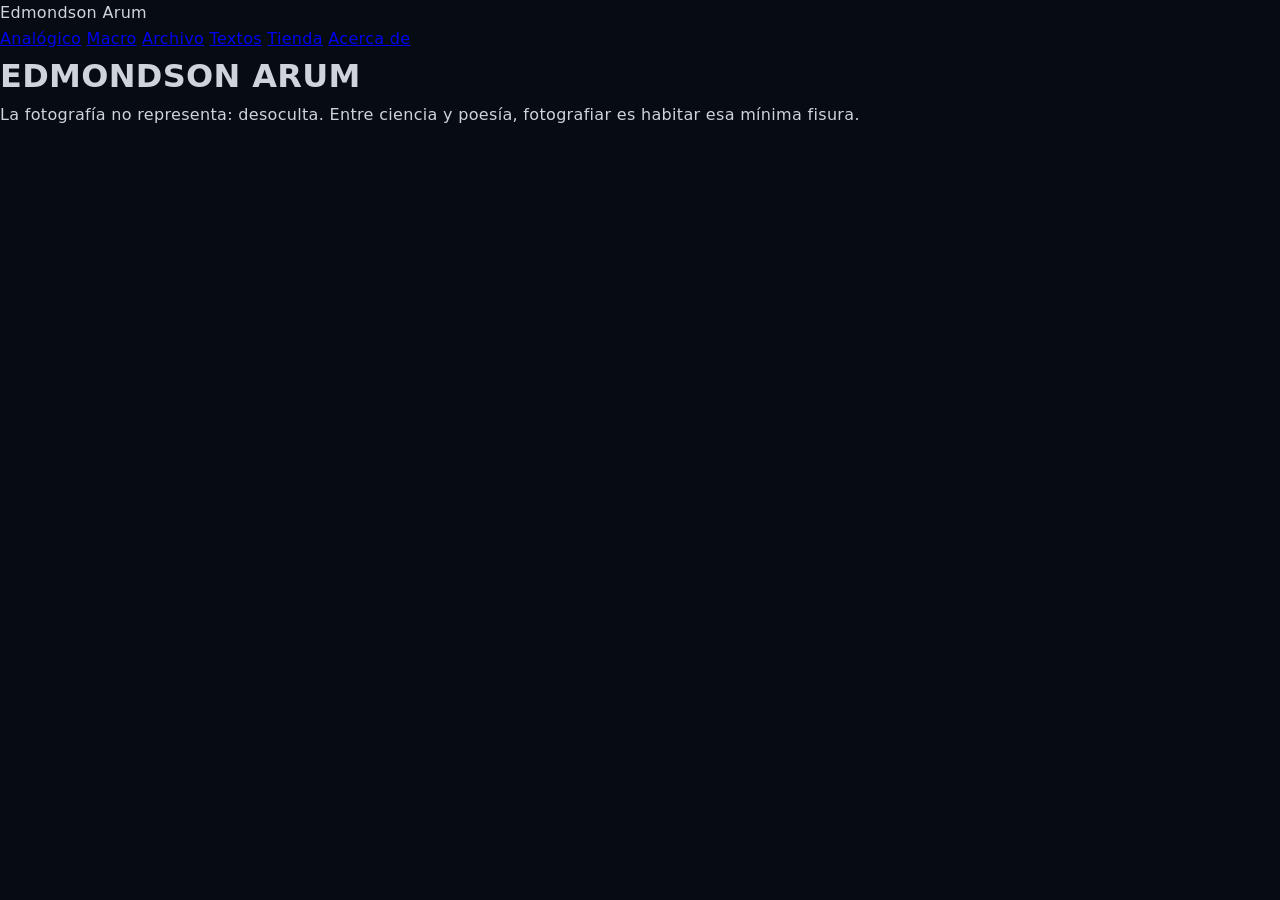
<file: index.html>
<!DOCTYPE html>
<html lang="es">
<head>
  <meta charset="UTF-8">
  <title>Edmondson Arum — Fotografía</title>
  <meta name="viewport" content="width=device-width, initial-scale=1">
  <link rel="stylesheet" href="style.css">
</head>

<body class="home">

<header>
  <div class="logo">Edmondson Arum</div>
  <nav>
  <a href="analogico.html">Analógico</a>
  <a href="macro.html">Macro</a>
  <a href="archivo.html">Archivo</a>
  <a href="textos.html">Textos</a>
  <a href="tienda.html">Tienda</a>
  <a href="acerca.html">Acerca de</a>
</nav>
</header>

<main>
  <h1>EDMONDSON ARUM</h1>
  <p>
    La fotografía no representa: desoculta.
    Entre ciencia y poesía, fotografiar es habitar esa mínima fisura.
  </p>
</main>

</body>
</html>
</file>
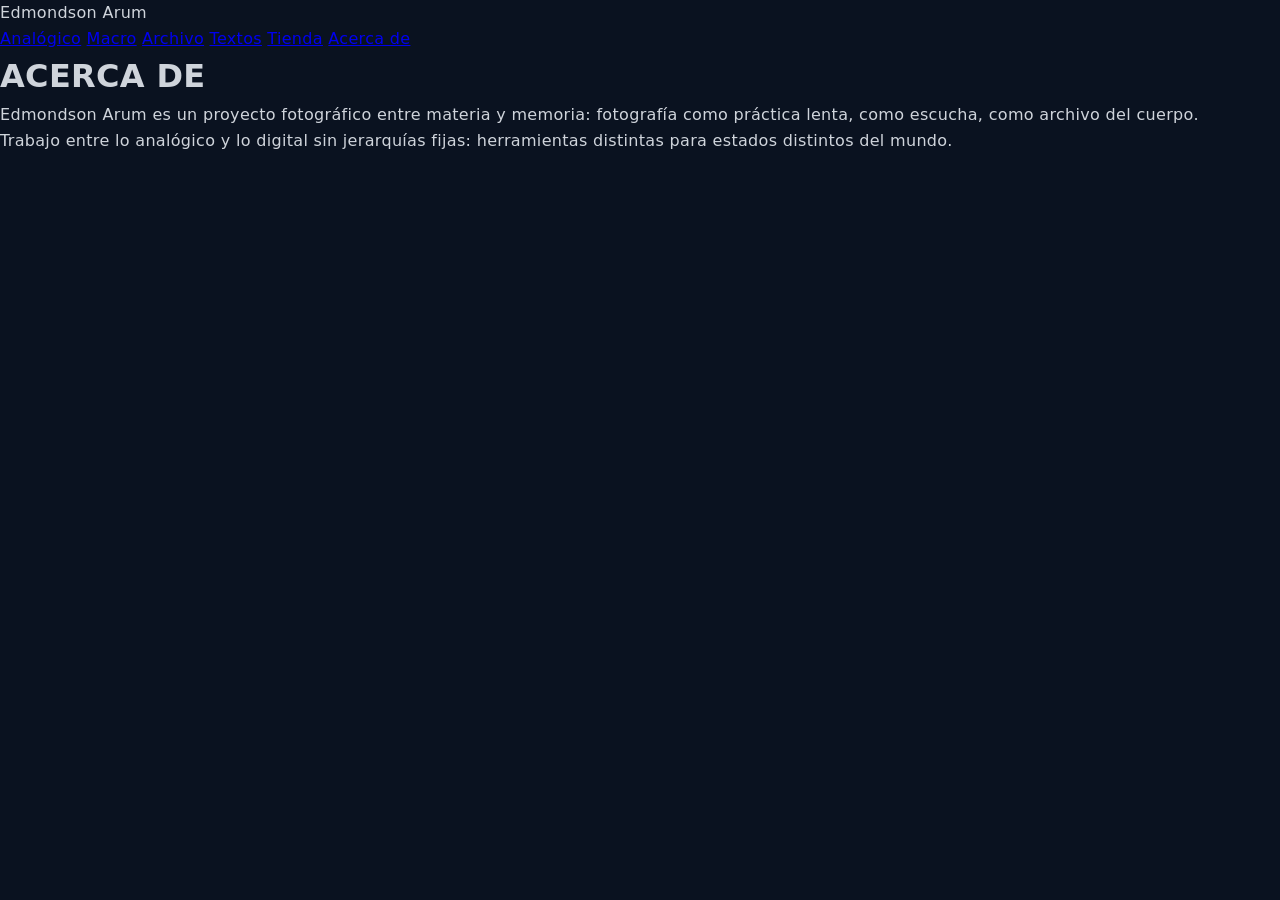
<file: about.html>
<!DOCTYPE html>
<html lang="es">
<head>
  <meta charset="UTF-8">
  <title>Edmondson Arum — Acerca de</title>
  <meta name="viewport" content="width=device-width, initial-scale=1">
  <link rel="stylesheet" href="style.css">
</head>

<body class="acerca">

<header>
  <div class="logo">Edmondson Arum</div>
  <nav>
    <a href="analog.html">Analógico</a>
    <a href="macro.html">Macro</a>
    <a href="archive.html">Archivo</a>
    <a href="texts.html">Textos</a>
    <a href="shop.html">Tienda</a>
    <a href="about.html">Acerca de</a>
  </nav>
</header>

<main>
  <h1>ACERCA DE</h1>

  <p>
    Edmondson Arum es un proyecto fotográfico entre materia y memoria:
    fotografía como práctica lenta, como escucha, como archivo del cuerpo.
  </p>

  <p>
    Trabajo entre lo analógico y lo digital sin jerarquías fijas:
    herramientas distintas para estados distintos del mundo.
  </p>
</main>

</body>
</html>
</file>
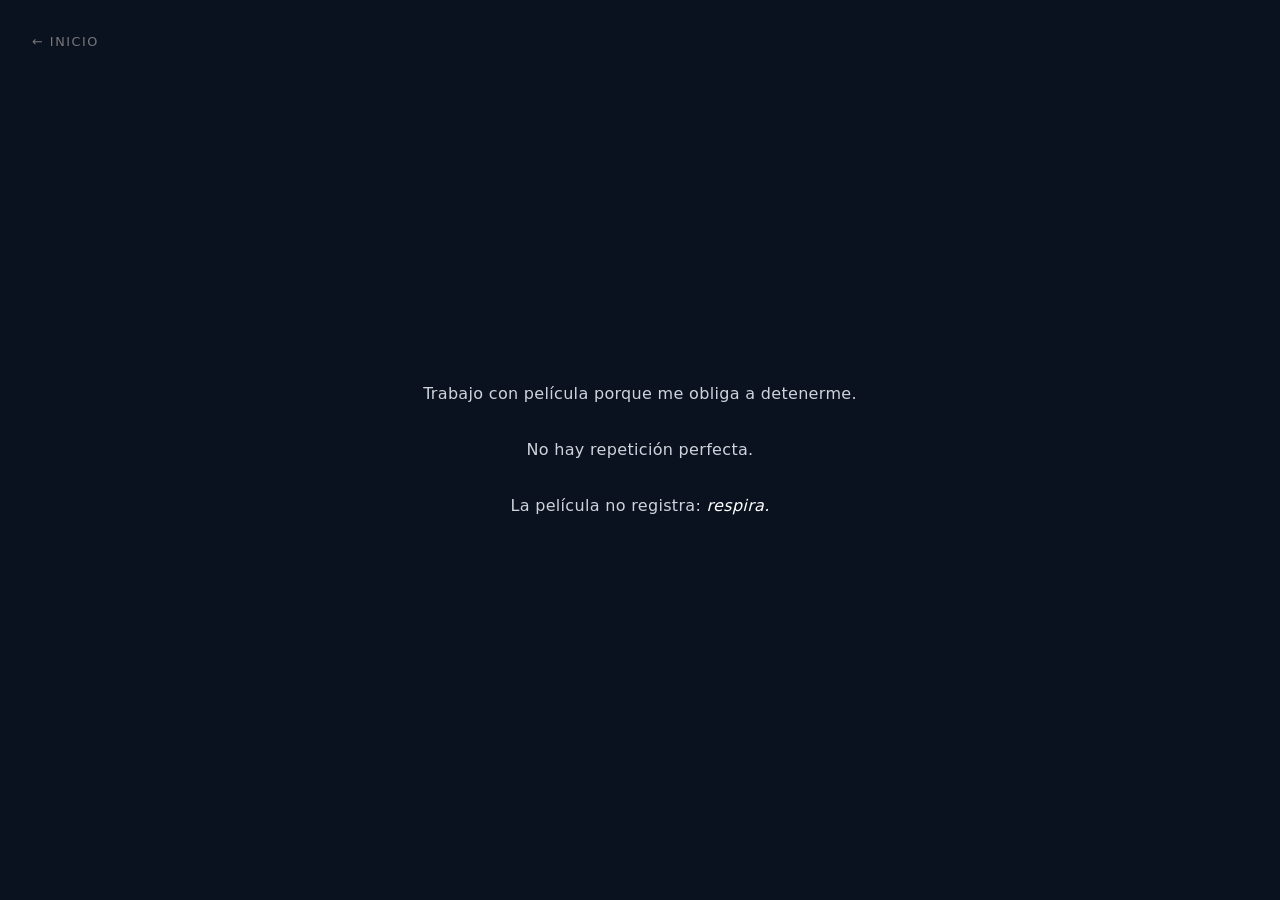
<file: analog.html>
<!DOCTYPE html>
<html lang="es">
<head>
  <meta charset="UTF-8">
  <title>Edmondson Arum — Analógico</title>
  <meta name="viewport" content="width=device-width, initial-scale=1">
  <link rel="stylesheet" href="style.css">
</head>

<body class="analogico">

<a href="index.html" class="back">← Inicio</a>

<div class="statement">
  <p>Trabajo con película porque me obliga a detenerme.</p>
  <p>No hay repetición perfecta.</p>
  <p>La película no registra: <em>respira.</em></p>
</div>

</body>
</html>
</file>
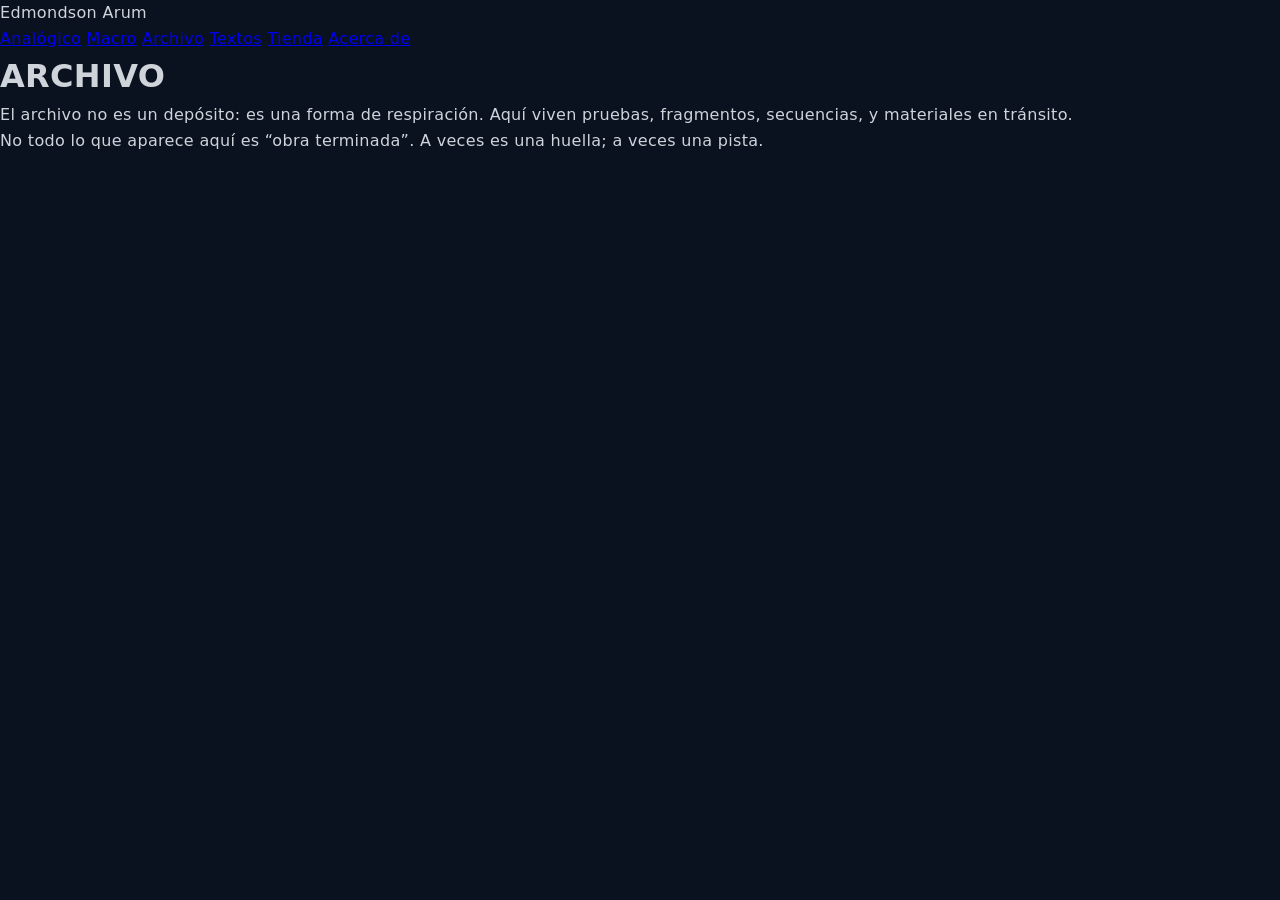
<file: archive.html>
<!DOCTYPE html>
<html lang="es">
<head>
  <meta charset="UTF-8">
  <title>Edmondson Arum — Archivo</title>
  <meta name="viewport" content="width=device-width, initial-scale=1">
  <link rel="stylesheet" href="style.css">
</head>

<body class="archivo">

<header>
  <div class="logo">Edmondson Arum</div>
  <nav>
   <a href="analogico.html">Analógico</a>
    <a href="macro.html">Macro</a>
    <a href="archivo.html">Archivo</a>
    <a href="textos.html">Textos</a>
    <a href="tienda.html">Tienda</a>
    <a href="acerca.html">Acerca de</a>
  </nav>
</header>

<main>
  <h1>ARCHIVO</h1>

  <p>
    El archivo no es un depósito: es una forma de respiración.
    Aquí viven pruebas, fragmentos, secuencias, y materiales en tránsito.
  </p>

  <p>
    No todo lo que aparece aquí es “obra terminada”.
    A veces es una huella; a veces una pista.
  </p>
</main>

</body>
</html>
</file>
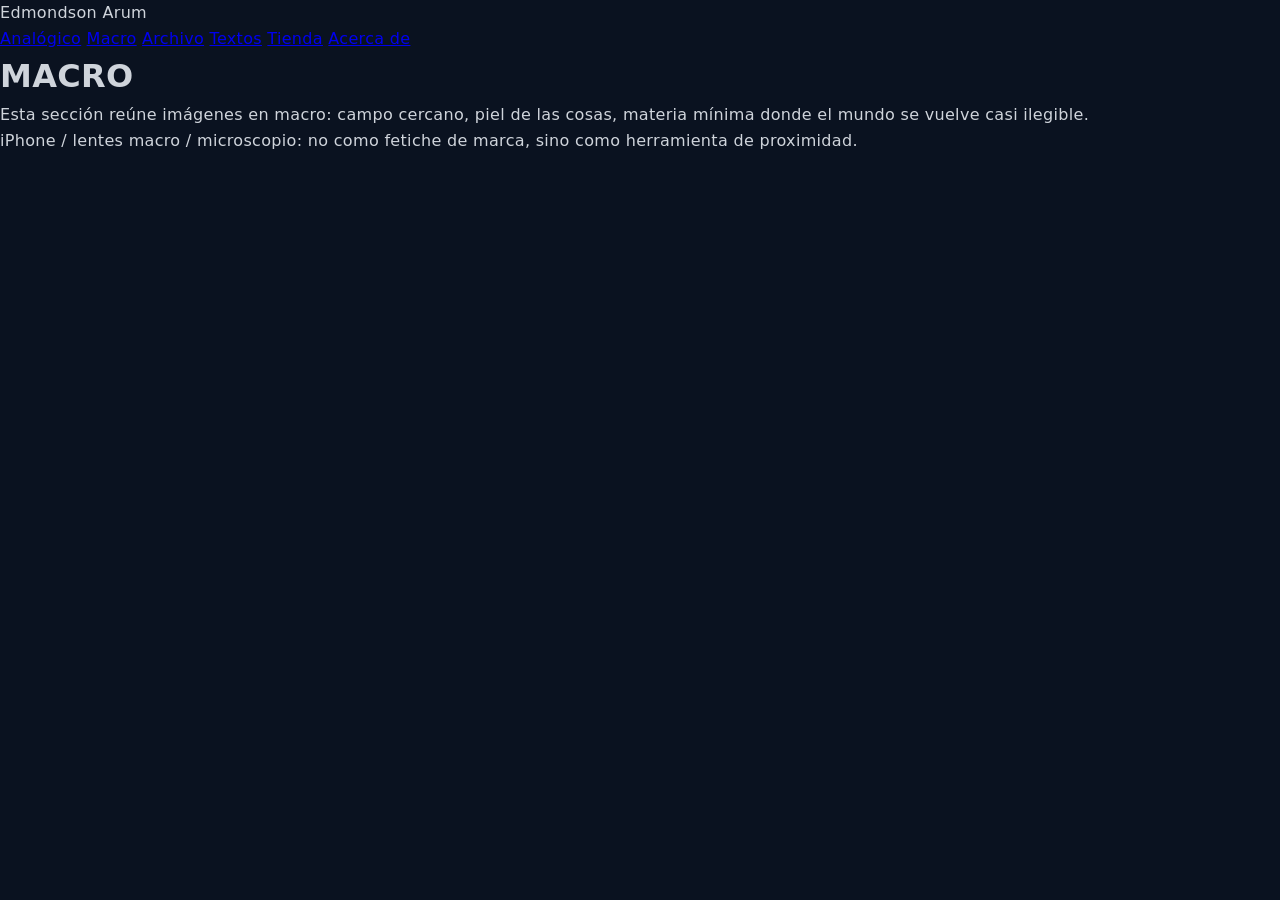
<file: macro.html>
<!DOCTYPE html>
<html lang="es">
<head>
  <meta charset="UTF-8">
  <title>Edmondson Arum — Macro</title>
  <meta name="viewport" content="width=device-width, initial-scale=1">
  <link rel="stylesheet" href="style.css">
</head>

<body class="macro">

<header>
  <div class="logo">Edmondson Arum</div>
  <nav>
  <a href="analogico.html">Analógico</a>
  <a href="macro.html">Macro</a>
  <a href="archivo.html">Archivo</a>
  <a href="textos.html">Textos</a>
  <a href="tienda.html">Tienda</a>
  <a href="acerca.html">Acerca de</a>
</nav>
</header>

<main>
  <h1>MACRO</h1>

  <p>
    Esta sección reúne imágenes en macro: campo cercano, piel de las cosas,
    materia mínima donde el mundo se vuelve casi ilegible.
  </p>

  <p>
    iPhone / lentes macro / microscopio: no como fetiche de marca,
    sino como herramienta de proximidad.
  </p>
</main>

</body>
</html>
</file>
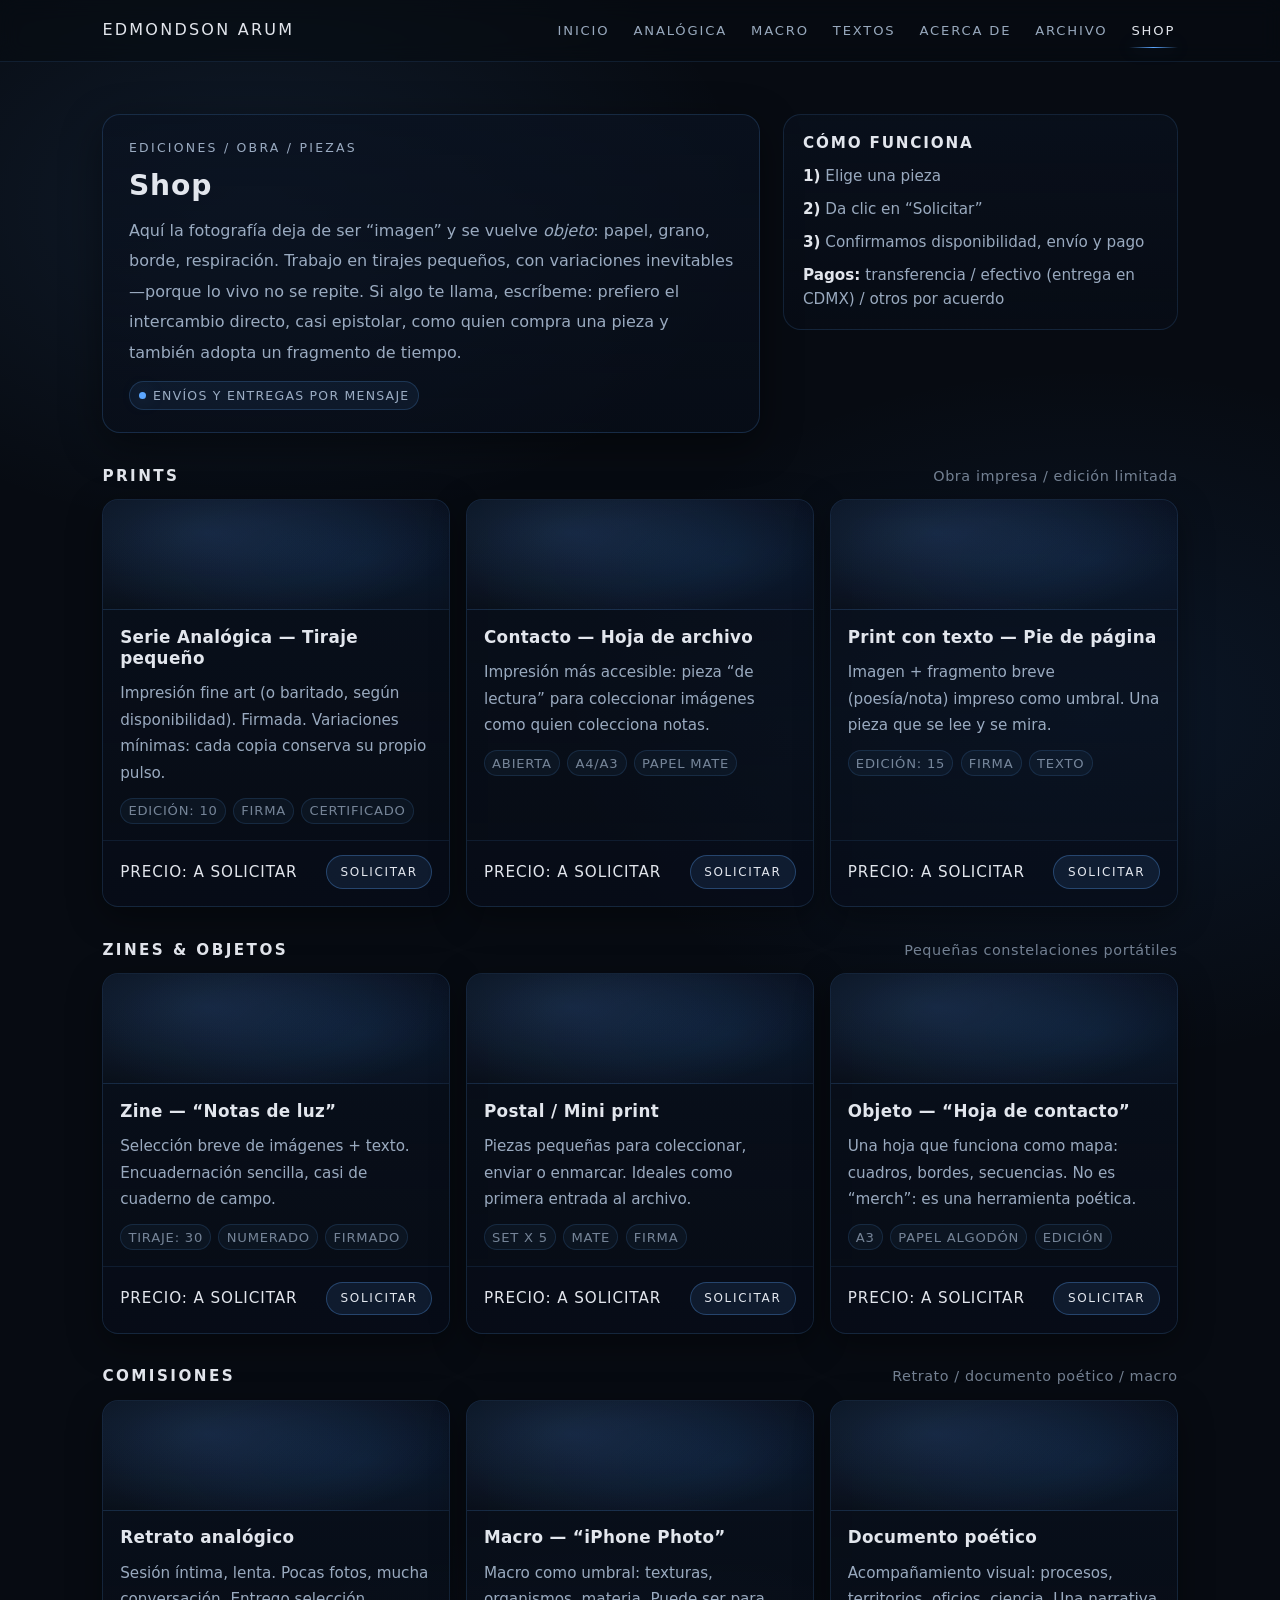
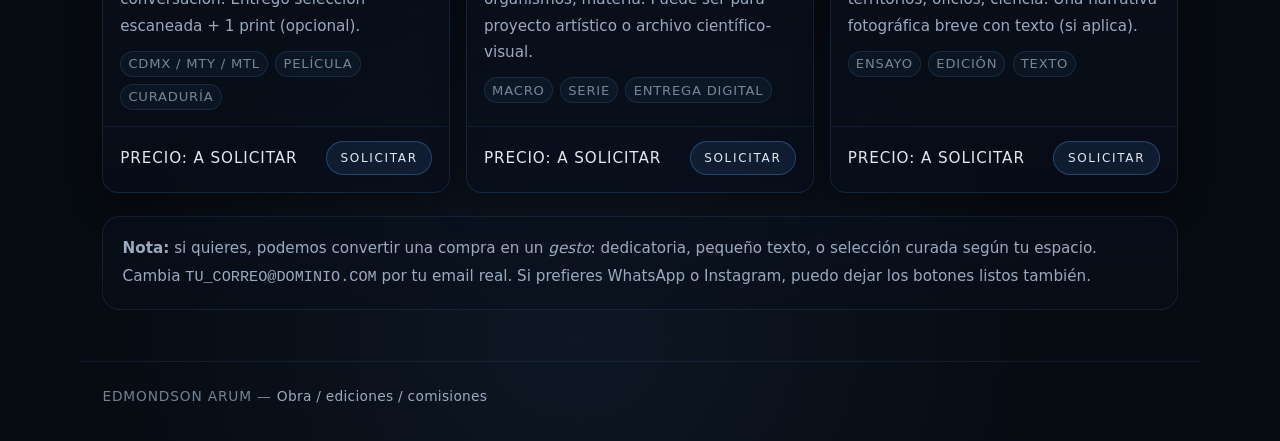
<file: shop.html>
<!DOCTYPE html>
<html lang="es">
<head>
  <meta charset="UTF-8" />
  <title>Edmondson Arum — Shop</title>
  <meta name="viewport" content="width=device-width, initial-scale=1" />

  <style>
    :root{
      /* Base (negro-azulado) */
      --bg: #070b12;
      --panel: rgba(10, 18, 32, 0.72);
      --panel2: rgba(8, 14, 26, 0.55);
      --border: rgba(92, 167, 255, 0.18);

      /* Texto */
      --text: rgba(245, 248, 255, 0.92);
      --muted: rgba(195, 214, 238, 0.78);
      --dim: rgba(195, 214, 238, 0.58);

      /* Azules (acento) */
      --accent: #5ca7ff;
      --accent2: #2f7de1;
      --glow: rgba(92, 167, 255, 0.35);

      /* Layout */
      --max: 1120px;
      --radius: 18px;
    }

    * { box-sizing: border-box; }

    body{
      margin:0;
      min-height:100vh;
      font-family: system-ui, -apple-system, BlinkMacSystemFont, "Segoe UI", sans-serif;
      background:
        radial-gradient(900px 600px at 20% 10%, rgba(92,167,255,0.10), transparent 55%),
        radial-gradient(900px 600px at 85% 35%, rgba(47,125,225,0.10), transparent 58%),
        radial-gradient(800px 700px at 45% 95%, rgba(92,167,255,0.08), transparent 60%),
        var(--bg);
      color: var(--text);
    }

    /* Header */
    header{
      position: sticky;
      top: 0;
      z-index: 20;
      backdrop-filter: blur(10px);
      background: rgba(7, 11, 18, 0.55);
      border-bottom: 1px solid rgba(92,167,255,0.12);
    }

    .header-inner{
      max-width: var(--max);
      margin: 0 auto;
      padding: 1.1rem 1.4rem;
      display:flex;
      align-items: baseline;
      justify-content: space-between;
      gap: 1rem;
    }

    .logo{
      font-size: 1rem;
      letter-spacing: 0.14em;
      text-transform: uppercase;
      color: var(--text);
      text-decoration: none;
      white-space: nowrap;
    }

    nav{
      display:flex;
      flex-wrap: wrap;
      justify-content:flex-end;
      gap: 0.9rem 1.2rem;
    }

    nav a{
      text-decoration: none;
      font-size: 0.82rem;
      letter-spacing: 0.14em;
      text-transform: uppercase;
      color: var(--muted);
      padding: 0.35rem 0.15rem;
      position: relative;
      transition: color .2s ease;
    }

    nav a:hover{ color: var(--text); }

    nav a.active{
      color: var(--text);
    }
    nav a.active::after{
      content:"";
      position:absolute;
      left:0;
      right:0;
      bottom:-0.25rem;
      height:1px;
      background: linear-gradient(90deg, transparent, var(--accent), transparent);
      box-shadow: 0 0 18px var(--glow);
    }

    /* Page */
    main{
      max-width: var(--max);
      margin: 0 auto;
      padding: 2.4rem 1.4rem 3.2rem;
    }

    .hero{
      display:grid;
      grid-template-columns: 1.25fr 0.75fr;
      gap: 1.4rem;
      align-items: start;
      margin-top: 0.8rem;
    }

    .hero-card{
      background: linear-gradient(180deg, rgba(10,18,32,0.78), rgba(8,14,26,0.58));
      border: 1px solid var(--border);
      border-radius: var(--radius);
      padding: 1.6rem 1.6rem 1.4rem;
      box-shadow: 0 12px 40px rgba(0,0,0,0.45);
    }

    .kicker{
      font-size: 0.78rem;
      letter-spacing: 0.18em;
      text-transform: uppercase;
      color: var(--muted);
      margin: 0 0 0.8rem;
    }

    h1{
      margin: 0 0 0.8rem;
      font-size: clamp(1.4rem, 2.2vw, 2.05rem);
      letter-spacing: 0.03em;
      line-height: 1.25;
      font-weight: 560;
    }

    .intro{
      margin: 0;
      color: var(--muted);
      line-height: 1.9;
      font-size: 1rem;
      max-width: 72ch;
    }

    .aside{
      background: linear-gradient(180deg, rgba(10,18,32,0.62), rgba(8,14,26,0.42));
      border: 1px solid rgba(92,167,255,0.14);
      border-radius: var(--radius);
      padding: 1.2rem 1.2rem 1.1rem;
    }

    .aside h2{
      margin: 0 0 0.75rem;
      font-size: 0.95rem;
      letter-spacing: 0.12em;
      text-transform: uppercase;
      color: var(--text);
      font-weight: 560;
    }

    .meta{
      display:grid;
      gap: 0.55rem;
      color: var(--muted);
      font-size: 0.95rem;
      line-height: 1.6;
    }

    .meta b{
      color: var(--text);
      font-weight: 600;
    }

    .badge{
      display:inline-flex;
      align-items:center;
      gap: .45rem;
      padding: .38rem .55rem;
      border-radius: 999px;
      border: 1px solid rgba(92,167,255,0.20);
      background: rgba(92,167,255,0.07);
      color: var(--muted);
      font-size: 0.78rem;
      letter-spacing: 0.10em;
      text-transform: uppercase;
      width: fit-content;
      margin-top: 0.8rem;
    }

    .dot{
      width: 7px; height: 7px;
      border-radius: 50%;
      background: var(--accent);
      box-shadow: 0 0 18px var(--glow);
      display:inline-block;
    }

    /* Sections */
    .section{
      margin-top: 2.1rem;
    }

    .section-title{
      display:flex;
      align-items: baseline;
      justify-content: space-between;
      gap: 1rem;
      margin: 0 0 0.9rem;
    }

    .section-title h3{
      margin:0;
      font-size: 0.95rem;
      letter-spacing: 0.16em;
      text-transform: uppercase;
      color: var(--text);
      font-weight: 600;
    }

    .section-title p{
      margin:0;
      font-size: 0.9rem;
      color: var(--dim);
      letter-spacing: 0.04em;
    }

    .grid{
      display:grid;
      grid-template-columns: repeat(3, 1fr);
      gap: 1rem;
    }

    .card{
      background: linear-gradient(180deg, rgba(10,18,32,0.68), rgba(8,14,26,0.46));
      border: 1px solid rgba(92,167,255,0.15);
      border-radius: 16px;
      overflow: hidden;
      box-shadow: 0 10px 34px rgba(0,0,0,0.38);
      transition: transform .18s ease, border-color .18s ease;
      display:flex;
      flex-direction: column;
      min-height: 250px;
    }

    .card:hover{
      transform: translateY(-2px);
      border-color: rgba(92,167,255,0.28);
    }

    .thumb{
      height: 110px;
      background:
        radial-gradient(420px 160px at 30% 30%, rgba(92,167,255,0.16), transparent 60%),
        radial-gradient(420px 160px at 75% 55%, rgba(47,125,225,0.12), transparent 62%),
        rgba(7, 11, 18, 0.35);
      border-bottom: 1px solid rgba(92,167,255,0.12);
    }

    .card-body{
      padding: 1.05rem 1.05rem 1.0rem;
      display:flex;
      flex-direction: column;
      gap: 0.7rem;
      flex: 1;
    }

    .card h4{
      margin:0;
      font-size: 1.05rem;
      letter-spacing: 0.02em;
      font-weight: 600;
      line-height: 1.25;
    }

    .desc{
      margin:0;
      color: var(--muted);
      font-size: 0.95rem;
      line-height: 1.75;
    }

    .specs{
      margin: 0;
      display:flex;
      flex-wrap: wrap;
      gap: 0.45rem;
      color: var(--dim);
      font-size: 0.82rem;
      letter-spacing: 0.06em;
      text-transform: uppercase;
    }

    .specs span{
      padding: 0.28rem 0.45rem;
      border-radius: 999px;
      border: 1px solid rgba(92,167,255,0.14);
      background: rgba(92,167,255,0.05);
    }

    .card-footer{
      padding: 0.9rem 1.05rem 1.1rem;
      display:flex;
      align-items:center;
      justify-content: space-between;
      gap: 0.75rem;
      border-top: 1px solid rgba(92,167,255,0.10);
      background: rgba(8, 14, 26, 0.35);
    }

    .price{
      font-size: 0.95rem;
      color: var(--text);
      letter-spacing: 0.06em;
      text-transform: uppercase;
      white-space: nowrap;
    }

    .btn{
      display:inline-flex;
      align-items:center;
      justify-content:center;
      gap: .45rem;
      text-decoration:none;
      padding: 0.55rem 0.85rem;
      border-radius: 999px;
      border: 1px solid rgba(92,167,255,0.30);
      color: var(--text);
      background: rgba(92,167,255,0.10);
      letter-spacing: 0.14em;
      text-transform: uppercase;
      font-size: 0.75rem;
      transition: transform .15s ease, background .15s ease, border-color .15s ease;
      white-space: nowrap;
    }

    .btn:hover{
      transform: translateY(-1px);
      background: rgba(92,167,255,0.14);
      border-color: rgba(92,167,255,0.42);
    }

    .btn.secondary{
      background: transparent;
      border: 1px solid rgba(195,214,238,0.18);
      color: var(--muted);
    }

    .btn.secondary:hover{
      border-color: rgba(92,167,255,0.28);
      color: var(--text);
    }

    /* Note / policies */
    .note{
      margin-top: 1.4rem;
      background: linear-gradient(180deg, rgba(10,18,32,0.58), rgba(8,14,26,0.40));
      border: 1px solid rgba(92,167,255,0.12);
      border-radius: var(--radius);
      padding: 1.1rem 1.2rem;
      color: var(--muted);
      line-height: 1.85;
      font-size: 0.95rem;
    }

    .note a{ color: var(--text); }
    .note a:hover{ color: var(--accent); }

    footer{
      max-width: var(--max);
      margin: 0 auto;
      padding: 1.6rem 1.4rem 2.4rem;
      color: var(--dim);
      font-size: 0.86rem;
      letter-spacing: 0.06em;
      text-transform: uppercase;
      border-top: 1px solid rgba(92,167,255,0.10);
    }

    footer span{
      text-transform:none;
      letter-spacing: 0.02em;
      color: var(--muted);
    }

    /* Responsive */
    @media (max-width: 980px){
      .hero{ grid-template-columns: 1fr; }
      .grid{ grid-template-columns: repeat(2, 1fr); }
    }

    @media (max-width: 620px){
      .header-inner{ align-items: flex-start; }
      nav{ justify-content: flex-start; }
      .grid{ grid-template-columns: 1fr; }
      .card-footer{ flex-direction: column; align-items: flex-start; }
    }
  </style>
</head>

<body>
  <header>
    <div class="header-inner">
      <a class="logo" href="index.html">Edmondson Arum</a>
      <nav aria-label="Navegación principal">
        <a href="index.html">Inicio</a>
        <a href="analog.html">Analógica</a>
        <a href="macro.html">Macro</a>
        <a href="textos.html">Textos</a>
        <a href="acerca.html">Acerca de</a>
        <a href="archivo.html">Archivo</a>
        <a class="active" href="shop.html">Shop</a>
      </nav>
    </div>
  </header>

  <main>
    <section class="hero">
      <div class="hero-card">
        <p class="kicker">Ediciones / obra / piezas</p>
        <h1>Shop</h1>
        <p class="intro">
          Aquí la fotografía deja de ser “imagen” y se vuelve <em>objeto</em>: papel, grano, borde, respiración.
          Trabajo en tirajes pequeños, con variaciones inevitables—porque lo vivo no se repite.
          Si algo te llama, escríbeme: prefiero el intercambio directo, casi epistolar, como quien
          compra una pieza y también adopta un fragmento de tiempo.
        </p>
        <div class="badge"><span class="dot"></span> Envíos y entregas por mensaje</div>
      </div>

      <aside class="aside">
        <h2>Cómo funciona</h2>
        <div class="meta">
          <div><b>1)</b> Elige una pieza</div>
          <div><b>2)</b> Da clic en “Solicitar”</div>
          <div><b>3)</b> Confirmamos disponibilidad, envío y pago</div>
          <div><b>Pagos:</b> transferencia / efectivo (entrega en CDMX) / otros por acuerdo</div>
        </div>
      </aside>
    </section>

    <!-- PRINTS -->
    <section class="section" id="prints">
      <div class="section-title">
        <h3>Prints</h3>
        <p>Obra impresa / edición limitada</p>
      </div>

      <div class="grid">
        <article class="card">
          <div class="thumb" aria-hidden="true"></div>
          <div class="card-body">
            <h4>Serie Analógica — Tiraje pequeño</h4>
            <p class="desc">
              Impresión fine art (o baritado, según disponibilidad). Firmada.
              Variaciones mínimas: cada copia conserva su propio pulso.
            </p>
            <p class="specs">
              <span>Edición: 10</span>
              <span>Firma</span>
              <span>Certificado</span>
            </p>
          </div>
          <div class="card-footer">
            <div class="price">Precio: a solicitar</div>
            <a class="btn" href="mailto:TU_CORREO@DOMINIO.COM?subject=Solicitud%20Print%20Serie%20Anal%C3%B3gica&body=Hola%2C%20quiero%20solicitar%20un%20print%20de%20la%20Serie%20Anal%C3%B3gica.%0A%0A-Tama%C3%B1o%20preferido%3A%0A-Ciudad%20para%20env%C3%ADo%2Fentrega%3A%0A-M%C3%A9todo%20de%20contacto%20alterno%20(WhatsApp%2FIG)%3A%0A%0AGracias.">
              Solicitar
            </a>
          </div>
        </article>

        <article class="card">
          <div class="thumb" aria-hidden="true"></div>
          <div class="card-body">
            <h4>Contacto — Hoja de archivo</h4>
            <p class="desc">
              Impresión más accesible: pieza “de lectura” para coleccionar imágenes como quien colecciona notas.
            </p>
            <p class="specs">
              <span>Abierta</span>
              <span>A4/A3</span>
              <span>Papel mate</span>
            </p>
          </div>
          <div class="card-footer">
            <div class="price">Precio: a solicitar</div>
            <a class="btn" href="mailto:TU_CORREO@DOMINIO.COM?subject=Solicitud%20Contacto%20-%20Hoja%20de%20archivo&body=Hola%2C%20quiero%20solicitar%20Contacto%20-%20Hoja%20de%20archivo.%0A%0A-Tama%C3%B1o%3A%20A4%20o%20A3%0A-Cantidad%3A%0A-Ciudad%20para%20env%C3%ADo%2Fentrega%3A%0A%0AGracias.">
              Solicitar
            </a>
          </div>
        </article>

        <article class="card">
          <div class="thumb" aria-hidden="true"></div>
          <div class="card-body">
            <h4>Print con texto — Pie de página</h4>
            <p class="desc">
              Imagen + fragmento breve (poesía/nota) impreso como umbral. Una pieza que se lee y se mira.
            </p>
            <p class="specs">
              <span>Edición: 15</span>
              <span>Firma</span>
              <span>Texto</span>
            </p>
          </div>
          <div class="card-footer">
            <div class="price">Precio: a solicitar</div>
            <a class="btn" href="mailto:TU_CORREO@DOMINIO.COM?subject=Solicitud%20Print%20con%20texto&body=Hola%2C%20quiero%20solicitar%20un%20Print%20con%20texto.%0A%0A-Serie%20o%20foto%20(si%20ya%20la%20viste%20en%20el%20sitio%2FIG)%3A%0A-Tama%C3%B1o%20preferido%3A%0A-Ciudad%20para%20env%C3%ADo%2Fentrega%3A%0A%0AGracias.">
              Solicitar
            </a>
          </div>
        </article>
      </div>
    </section>

    <!-- ZINES / OBJETOS -->
    <section class="section" id="zines">
      <div class="section-title">
        <h3>Zines & Objetos</h3>
        <p>Pequeñas constelaciones portátiles</p>
      </div>

      <div class="grid">
        <article class="card">
          <div class="thumb" aria-hidden="true"></div>
          <div class="card-body">
            <h4>Zine — “Notas de luz”</h4>
            <p class="desc">
              Selección breve de imágenes + texto. Encuadernación sencilla, casi de cuaderno de campo.
            </p>
            <p class="specs">
              <span>Tiraje: 30</span>
              <span>Numerado</span>
              <span>Firmado</span>
            </p>
          </div>
          <div class="card-footer">
            <div class="price">Precio: a solicitar</div>
            <a class="btn" href="mailto:TU_CORREO@DOMINIO.COM?subject=Solicitud%20Zine%20-%20Notas%20de%20luz&body=Hola%2C%20quiero%20solicitar%20el%20zine%20%E2%80%9CNotas%20de%20luz%E2%80%9D.%0A%0A-Cantidad%3A%0A-Ciudad%20para%20env%C3%ADo%2Fentrega%3A%0A%0AGracias.">
              Solicitar
            </a>
          </div>
        </article>

        <article class="card">
          <div class="thumb" aria-hidden="true"></div>
          <div class="card-body">
            <h4>Postal / Mini print</h4>
            <p class="desc">
              Piezas pequeñas para coleccionar, enviar o enmarcar. Ideales como primera entrada al archivo.
            </p>
            <p class="specs">
              <span>Set x 5</span>
              <span>Mate</span>
              <span>Firma</span>
            </p>
          </div>
          <div class="card-footer">
            <div class="price">Precio: a solicitar</div>
            <a class="btn" href="mailto:TU_CORREO@DOMINIO.COM?subject=Solicitud%20Set%20Postales&body=Hola%2C%20quiero%20solicitar%20un%20set%20de%20postales%20%2F%20mini%20prints.%0A%0A-Cantidad%20de%20sets%3A%0A-Ciudad%20para%20env%C3%ADo%2Fentrega%3A%0A%0AGracias.">
              Solicitar
            </a>
          </div>
        </article>

        <article class="card">
          <div class="thumb" aria-hidden="true"></div>
          <div class="card-body">
            <h4>Objeto — “Hoja de contacto”</h4>
            <p class="desc">
              Una hoja que funciona como mapa: cuadros, bordes, secuencias.
              No es “merch”: es una herramienta poética.
            </p>
            <p class="specs">
              <span>A3</span>
              <span>Papel algodón</span>
              <span>Edición</span>
            </p>
          </div>
          <div class="card-footer">
            <div class="price">Precio: a solicitar</div>
            <a class="btn" href="mailto:TU_CORREO@DOMINIO.COM?subject=Solicitud%20Objeto%20-%20Hoja%20de%20contacto&body=Hola%2C%20quiero%20solicitar%20el%20objeto%20%E2%80%9CHoja%20de%20contacto%E2%80%9D.%0A%0A-Ciudad%20para%20env%C3%ADo%2Fentrega%3A%0A%0AGracias.">
              Solicitar
            </a>
          </div>
        </article>
      </div>
    </section>

    <!-- COMISIONES -->
    <section class="section" id="comisiones">
      <div class="section-title">
        <h3>Comisiones</h3>
        <p>Retrato / documento poético / macro</p>
      </div>

      <div class="grid">
        <article class="card">
          <div class="thumb" aria-hidden="true"></div>
          <div class="card-body">
            <h4>Retrato analógico</h4>
            <p class="desc">
              Sesión íntima, lenta. Pocas fotos, mucha conversación.
              Entrego selección escaneada + 1 print (opcional).
            </p>
            <p class="specs">
              <span>CDMX / MTY / MTL</span>
              <span>Película</span>
              <span>Curaduría</span>
            </p>
          </div>
          <div class="card-footer">
            <div class="price">Precio: a solicitar</div>
            <a class="btn" href="mailto:TU_CORREO@DOMINIO.COM?subject=Comisi%C3%B3n%20-%20Retrato%20anal%C3%B3gico&body=Hola%2C%20me%20interesa%20una%20comisi%C3%B3n%20de%20retrato%20anal%C3%B3gico.%0A%0A-Ciudad%3A%0A-Fechas%20posibles%3A%0A-Idea%20o%20intenci%C3%B3n%20de%20la%20sesión%3A%0A%0AGracias.">
              Solicitar
            </a>
          </div>
        </article>

        <article class="card">
          <div class="thumb" aria-hidden="true"></div>
          <div class="card-body">
            <h4>Macro — “iPhone Photo”</h4>
            <p class="desc">
              Macro como umbral: texturas, organismos, materia. Puede ser para proyecto artístico o archivo científico-visual.
            </p>
            <p class="specs">
              <span>Macro</span>
              <span>Serie</span>
              <span>Entrega digital</span>
            </p>
          </div>
          <div class="card-footer">
            <div class="price">Precio: a solicitar</div>
            <a class="btn" href="mailto:TU_CORREO@DOMINIO.COM?subject=Comisi%C3%B3n%20-%20Macro%20iPhone%20Photo&body=Hola%2C%20me%20interesa%20una%20comisi%C3%B3n%20de%20macro%20(iPhone%20Photo).%0A%0A-Uso%20(art%C3%ADstico%2Fdivulgaci%C3%B3n%2Farchivo)%3A%0A-Ciudad%20o%20remoto%3A%0A-Fechas%20posibles%3A%0A%0AGracias.">
              Solicitar
            </a>
          </div>
        </article>

        <article class="card">
          <div class="thumb" aria-hidden="true"></div>
          <div class="card-body">
            <h4>Documento poético</h4>
            <p class="desc">
              Acompañamiento visual: procesos, territorios, oficios, ciencia.
              Una narrativa fotográfica breve con texto (si aplica).
            </p>
            <p class="specs">
              <span>Ensayo</span>
              <span>Edición</span>
              <span>Texto</span>
            </p>
          </div>
          <div class="card-footer">
            <div class="price">Precio: a solicitar</div>
            <a class="btn" href="mailto:TU_CORREO@DOMINIO.COM?subject=Comisi%C3%B3n%20-%20Documento%20po%C3%A9tico&body=Hola%2C%20me%20interesa%20una%20comisi%C3%B3n%20de%20documento%20po%C3%A9tico.%0A%0A-Tema%2Fterritorio%3A%0A-Fechas%20posibles%3A%0A-Formato%20final%20(print%2Fdigital%2Fzine)%3A%0A%0AGracias.">
              Solicitar
            </a>
          </div>
        </article>
      </div>

      <div class="note">
        <strong>Nota:</strong> si quieres, podemos convertir una compra en un <em>gesto</em>:
        dedicatoria, pequeño texto, o selección curada según tu espacio.
        <br />
        Cambia <code>TU_CORREO@DOMINIO.COM</code> por tu email real.
        Si prefieres WhatsApp o Instagram, puedo dejar los botones listos también.
      </div>
    </section>
  </main>

  <footer>
    Edmondson Arum — <span>Obra / ediciones / comisiones</span>
  </footer>
</body>
</html>
</file>
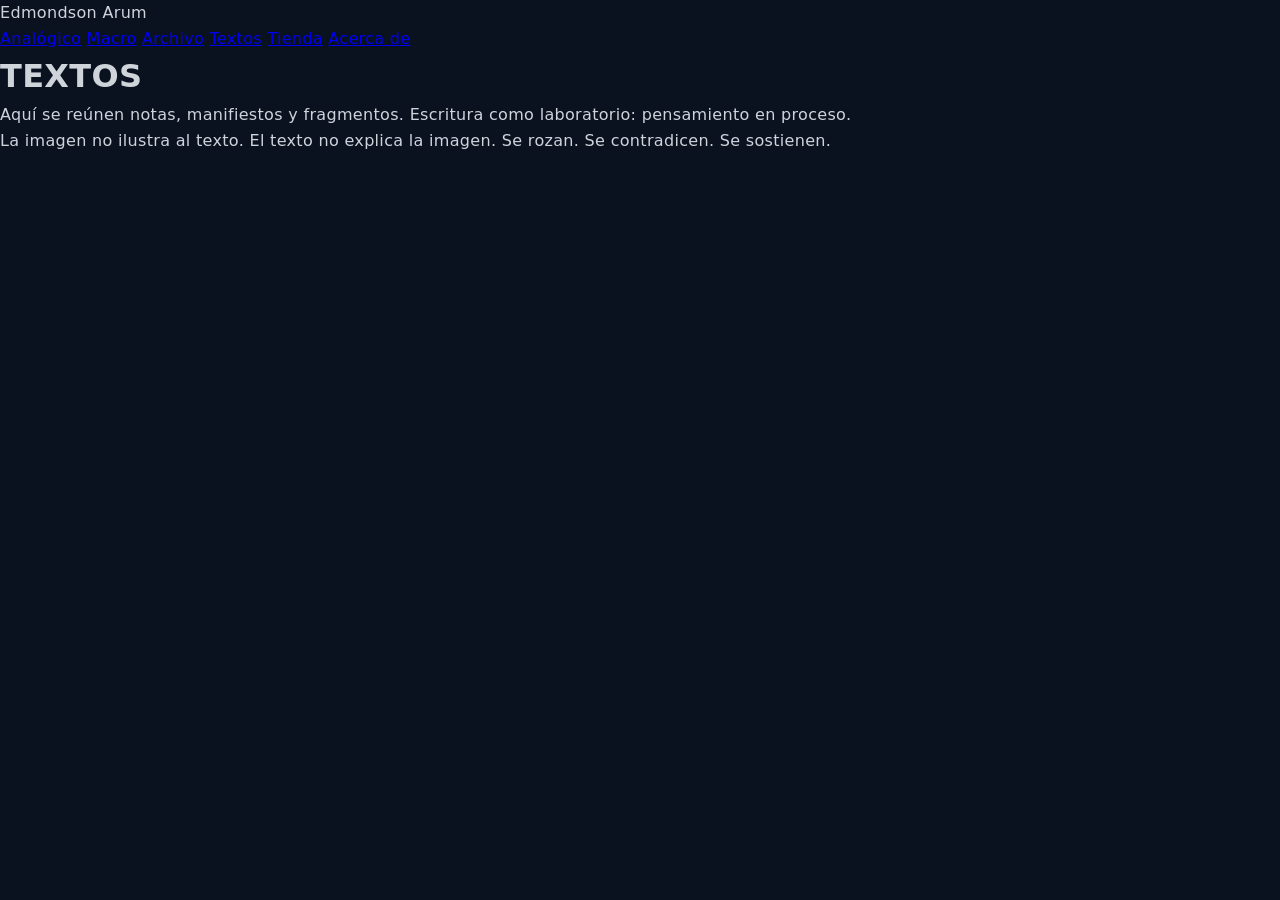
<file: texts.html>
<!DOCTYPE html>
<html lang="es">
<head>
  <meta charset="UTF-8">
  <title>Edmondson Arum — Textos</title>
  <meta name="viewport" content="width=device-width, initial-scale=1">
  <link rel="stylesheet" href="style.css">
</head>

<body class="textos">

<header>
  <div class="logo">Edmondson Arum</div>
  <nav>
    <a href="analog.html">Analógico</a>
    <a href="macro.html">Macro</a>
    <a href="archive.html">Archivo</a>
    <a href="texts.html">Textos</a>
    <a href="shop.html">Tienda</a>
    <a href="about.html">Acerca de</a>
  </nav>
</header>

<main>
  <h1>TEXTOS</h1>

  <p>
    Aquí se reúnen notas, manifiestos y fragmentos.
    Escritura como laboratorio: pensamiento en proceso.
  </p>

  <p>
    La imagen no ilustra al texto. El texto no explica la imagen.
    Se rozan. Se contradicen. Se sostienen.
  </p>
</main>

</body>
</html>
</file>
<file: style.css>
/* =========================
   Edmondson Arum — Sistema Visual
   ========================= */

/* Reset suave */
* {
  box-sizing: border-box;
  margin: 0;
  padding: 0;
}
/* Base tipográfica */
body {
  font-family: system-ui, -apple-system, BlinkMacSystemFont, "Segoe UI", sans-serif;
  color: #cfd4db;
  line-height: 1.6;
  letter-spacing: 0.02em;
  background-color: #0a1220; /* Fondo base para páginas internas */
}

/* Inicio: más oscuro */
body.home { 
  background-color: #070b12; 
}

/* Todas las secciones internas: mismo azul */
body.analogico,
body.macro,
body.archivo,
body.textos,
body.tienda,
body.acerca {
  background-color: #0a1220;
}

/* Página Analógico centrada */
body.analogico {
  display: flex;
  justify-content: center;
  align-items: center;
  min-height: 100vh;
  text-align: center;
  position: relative;
}

.statement {
  max-width: 620px;
  line-height: 2.1;
  font-size: 1rem;
}

.statement p {
  margin: 1.4rem 0;
}

.statement em {
  font-style: italic;
  color: #ffffff;
}

.back {
  position: absolute;
  top: 2rem;
  left: 2rem;
  text-decoration: none;
  font-size: 0.8rem;
  letter-spacing: 0.12em;
  text-transform: uppercase;
  color: #777777;
}

.back:hover {
  color: #ffffff;
}
</file>
